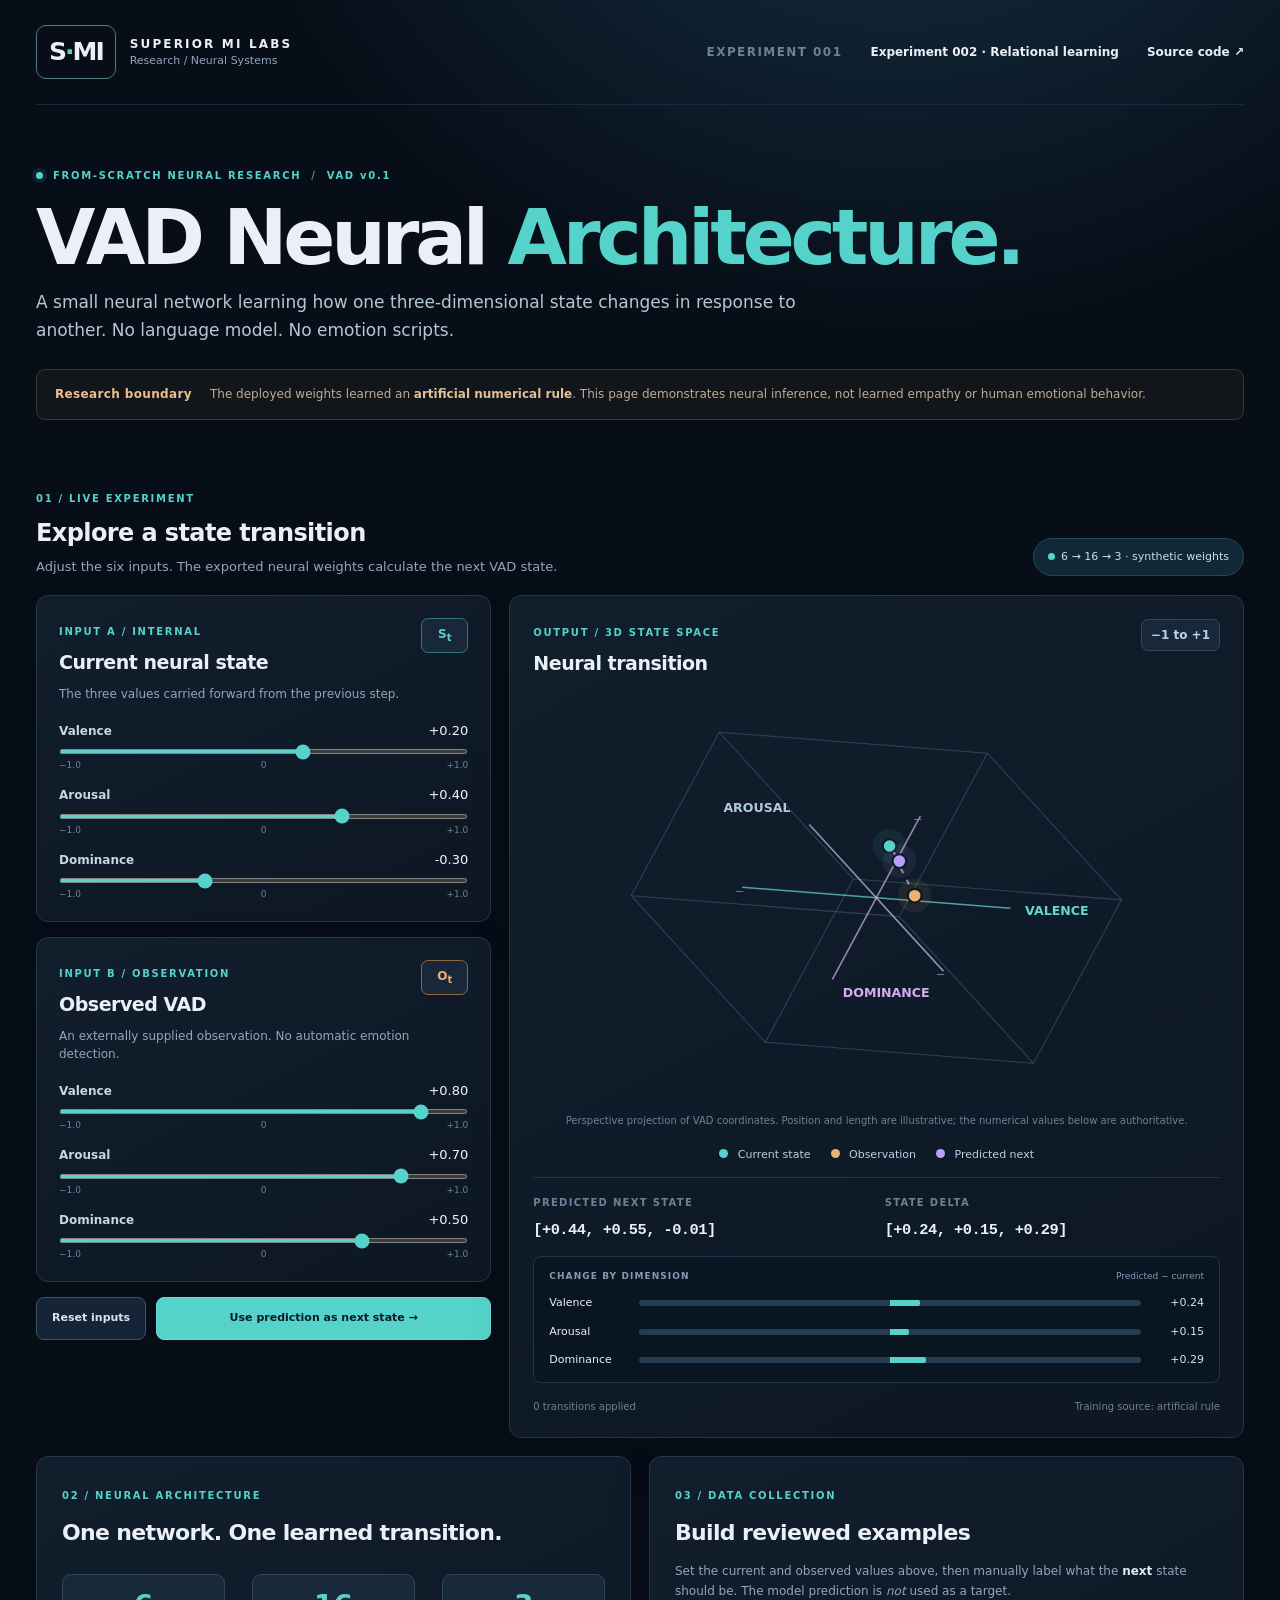
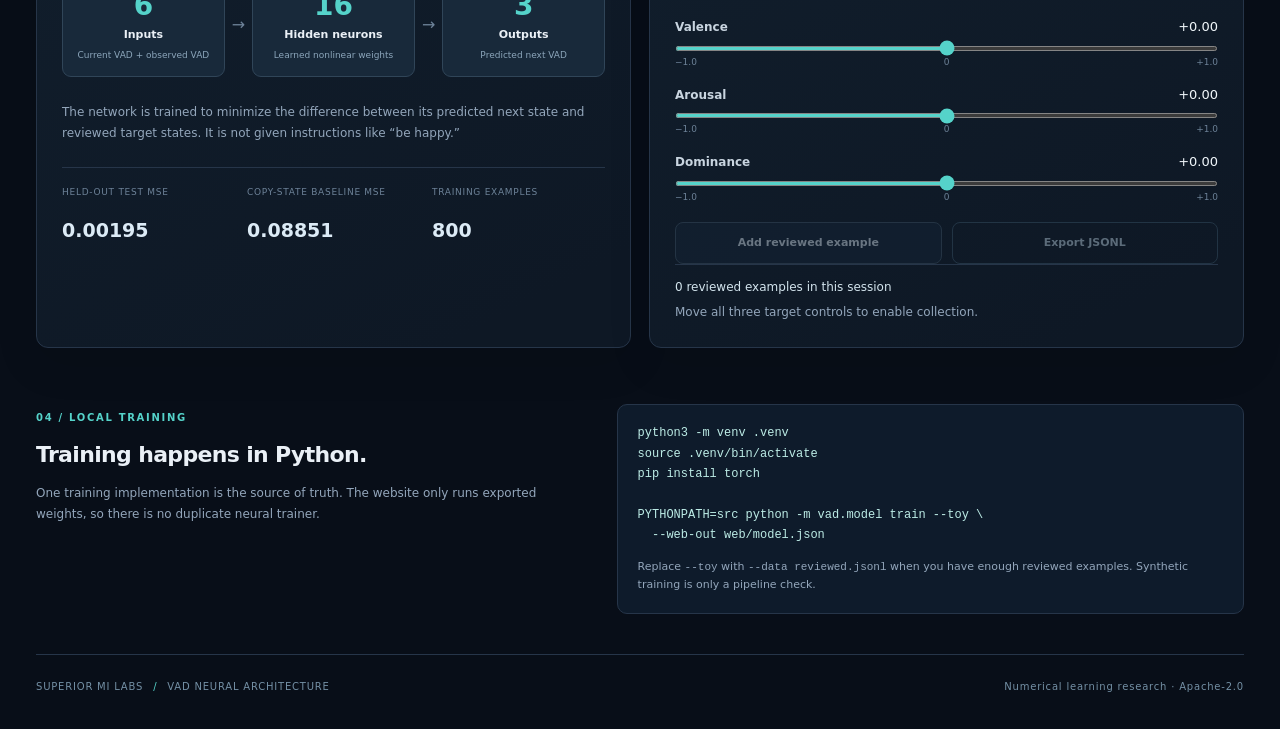
<file: web/index.html>
<!doctype html>
<html lang="en">
<head>
  <meta charset="utf-8">
  <meta name="viewport" content="width=device-width,initial-scale=1">
  <meta name="color-scheme" content="dark">
  <meta name="description" content="Superior MI VAD Neural Architecture: a small, scratch-trained numerical neural experiment you can inspect.">
  <title>VAD Neural Architecture | Superior MI Labs</title>
  <link rel="stylesheet" href="./styles.css">
  <script type="module" src="./app.mjs"></script>
</head>
<body>
<div class="site">
  <header class="topbar">
    <a class="brand" href="https://github.com/Superior-MI-Labs" target="_blank" rel="noopener noreferrer">
      <span class="brand-mark">S<span>·</span>MI</span>
      <span class="brand-copy"><strong>SUPERIOR MI LABS</strong><small>Research / Neural Systems</small></span>
    </a>
    <nav aria-label="Site navigation">
      <span class="nav-label">EXPERIMENT 001</span>
      <a href="./relational/">Experiment 002 · Relational learning</a>
      <a href="https://github.com/Superior-MI-Labs/Superior-MI-Affective-Conditioning" target="_blank" rel="noopener noreferrer">Source code <span aria-hidden="true">↗</span></a>
    </nav>
  </header>

  <main>
    <section class="hero">
      <div class="eyebrow"><span class="pulse"></span> FROM-SCRATCH NEURAL RESEARCH <span class="divider-pip">/</span> VAD v0.1</div>
      <h1>VAD Neural <em>Architecture.</em></h1>
      <p class="hero-lead">A small neural network learning how one three-dimensional state changes in response to another. No language model. No emotion scripts.</p>
      <div class="research-note"><strong>Research boundary</strong><span>The deployed weights learned an <b>artificial numerical rule</b>. This page demonstrates neural inference, not learned empathy or human emotional behavior.</span></div>
    </section>

    <section class="lab-head" aria-label="Experiment overview">
      <div><span class="section-id">01 / LIVE EXPERIMENT</span><h2>Explore a state transition</h2><p>Adjust the six inputs. The exported neural weights calculate the next VAD state.</p></div>
      <div class="model-chip"><span class="chip-dot"></span><span id="model-status" role="status">Loading neural weights…</span></div>
    </section>

    <section class="workbench">
      <div class="controls">
        <div class="panel controls-panel">
          <div class="panel-title"><div><span class="section-id">INPUT A / INTERNAL</span><h3>Current neural state</h3></div><span class="mini-pill teal">S<sub>t</sub></span></div>
          <p class="panel-desc">The three values carried forward from the previous step.</p>
          <div id="current-controls" class="slider-stack"></div>
        </div>
        <div class="panel controls-panel">
          <div class="panel-title"><div><span class="section-id">INPUT B / OBSERVATION</span><h3>Observed VAD</h3></div><span class="mini-pill amber">O<sub>t</sub></span></div>
          <p class="panel-desc">An externally supplied observation. No automatic emotion detection.</p>
          <div id="observed-controls" class="slider-stack"></div>
        </div>
        <div class="control-actions">
          <button class="button button-outline" type="button" id="reset">Reset inputs</button>
          <button class="button button-main" type="button" id="advance" disabled>Use prediction as next state <span aria-hidden="true">→</span></button>
        </div>
      </div>

      <div class="panel visualization-panel">
        <div class="panel-title"><div><span class="section-id">OUTPUT / 3D STATE SPACE</span><h3>Neural transition</h3></div><span class="mini-pill">−1 to +1</span></div>
        <div class="coordinate-wrap">
          <svg id="vad-space" viewBox="0 0 640 420" role="img" aria-label="Projection of a three-dimensional VAD cube showing the current, observed and predicted points"></svg>
          <div class="chart-caption">Perspective projection of VAD coordinates. Position and length are illustrative; the numerical values below are authoritative.</div>
        </div>
        <div class="legend" aria-label="Graph legend">
          <span><i class="key current-key"></i> Current state</span>
          <span><i class="key observed-key"></i> Observation</span>
          <span><i class="key predicted-key"></i> Predicted next</span>
        </div>
        <div class="result-line">
          <div><span class="result-label">PREDICTED NEXT STATE</span><output id="next-vector">—</output></div>
          <div><span class="result-label">STATE DELTA</span><output id="delta-vector">—</output></div>
        </div>
        <div class="delta-card"><div class="delta-head"><span>CHANGE BY DIMENSION</span><span>Predicted − current</span></div><div id="delta-bars"></div></div>
        <div class="transition-footer"><span id="transition-count">0 transitions applied</span><span id="source-note">Training source: —</span></div>
      </div>
    </section>

    <section class="lower-grid">
      <article class="panel learning-panel">
        <span class="section-id">02 / NEURAL ARCHITECTURE</span>
        <h2>One network. One learned transition.</h2>
        <div class="network-steps" aria-label="Network architecture">
          <div class="network-step"><span>6</span><strong>Inputs</strong><small>Current VAD + observed VAD</small></div>
          <div class="network-arrow">→</div>
          <div class="network-step"><span>16</span><strong>Hidden neurons</strong><small>Learned nonlinear weights</small></div>
          <div class="network-arrow">→</div>
          <div class="network-step"><span>3</span><strong>Outputs</strong><small>Predicted next VAD</small></div>
        </div>
        <p>The network is trained to minimize the difference between its predicted next state and reviewed target states. It is not given instructions like “be happy.”</p>
        <div class="metric-row">
          <div><span>HELD-OUT TEST MSE</span><strong id="metric-mse">—</strong></div>
          <div><span>COPY-STATE BASELINE MSE</span><strong id="metric-baseline">—</strong></div>
          <div><span>TRAINING EXAMPLES</span><strong id="metric-count">—</strong></div>
        </div>
      </article>

      <article class="panel dataset-panel">
        <span class="section-id">03 / DATA COLLECTION</span>
        <h2>Build reviewed examples</h2>
        <p>Set the current and observed values above, then manually label what the <strong>next</strong> state should be. The model prediction is <em>not</em> used as a target.</p>
        <div id="target-controls" class="slider-stack compact"></div>
        <div class="dataset-actions">
          <button id="add-example" class="button button-outline" type="button" disabled>Add reviewed example</button>
          <button id="export-data" class="button button-quiet" type="button" disabled>Export JSONL</button>
        </div>
        <p class="dataset-info"><span id="example-count">0 examples in this session</span><span id="dataset-status" role="status">Move all three target controls to enable collection.</span></p>
      </article>
    </section>

    <section class="method-section">
      <div><span class="section-id">04 / LOCAL TRAINING</span><h2>Training happens in Python.</h2><p>One training implementation is the source of truth. The website only runs exported weights, so there is no duplicate neural trainer.</p></div>
      <div class="code-panel"><pre><code>python3 -m venv .venv
source .venv/bin/activate
pip install torch

PYTHONPATH=src python -m vad.model train --toy \
  --web-out web/model.json</code></pre><p>Replace <code>--toy</code> with <code>--data reviewed.jsonl</code> when you have enough reviewed examples. Synthetic training is only a pipeline check.</p></div>
    </section>
  </main>
  <footer><span>SUPERIOR MI LABS <span class="footer-divider">/</span> VAD NEURAL ARCHITECTURE</span><span>Numerical learning research · Apache-2.0</span></footer>
</div>
</body>
</html>
</file>
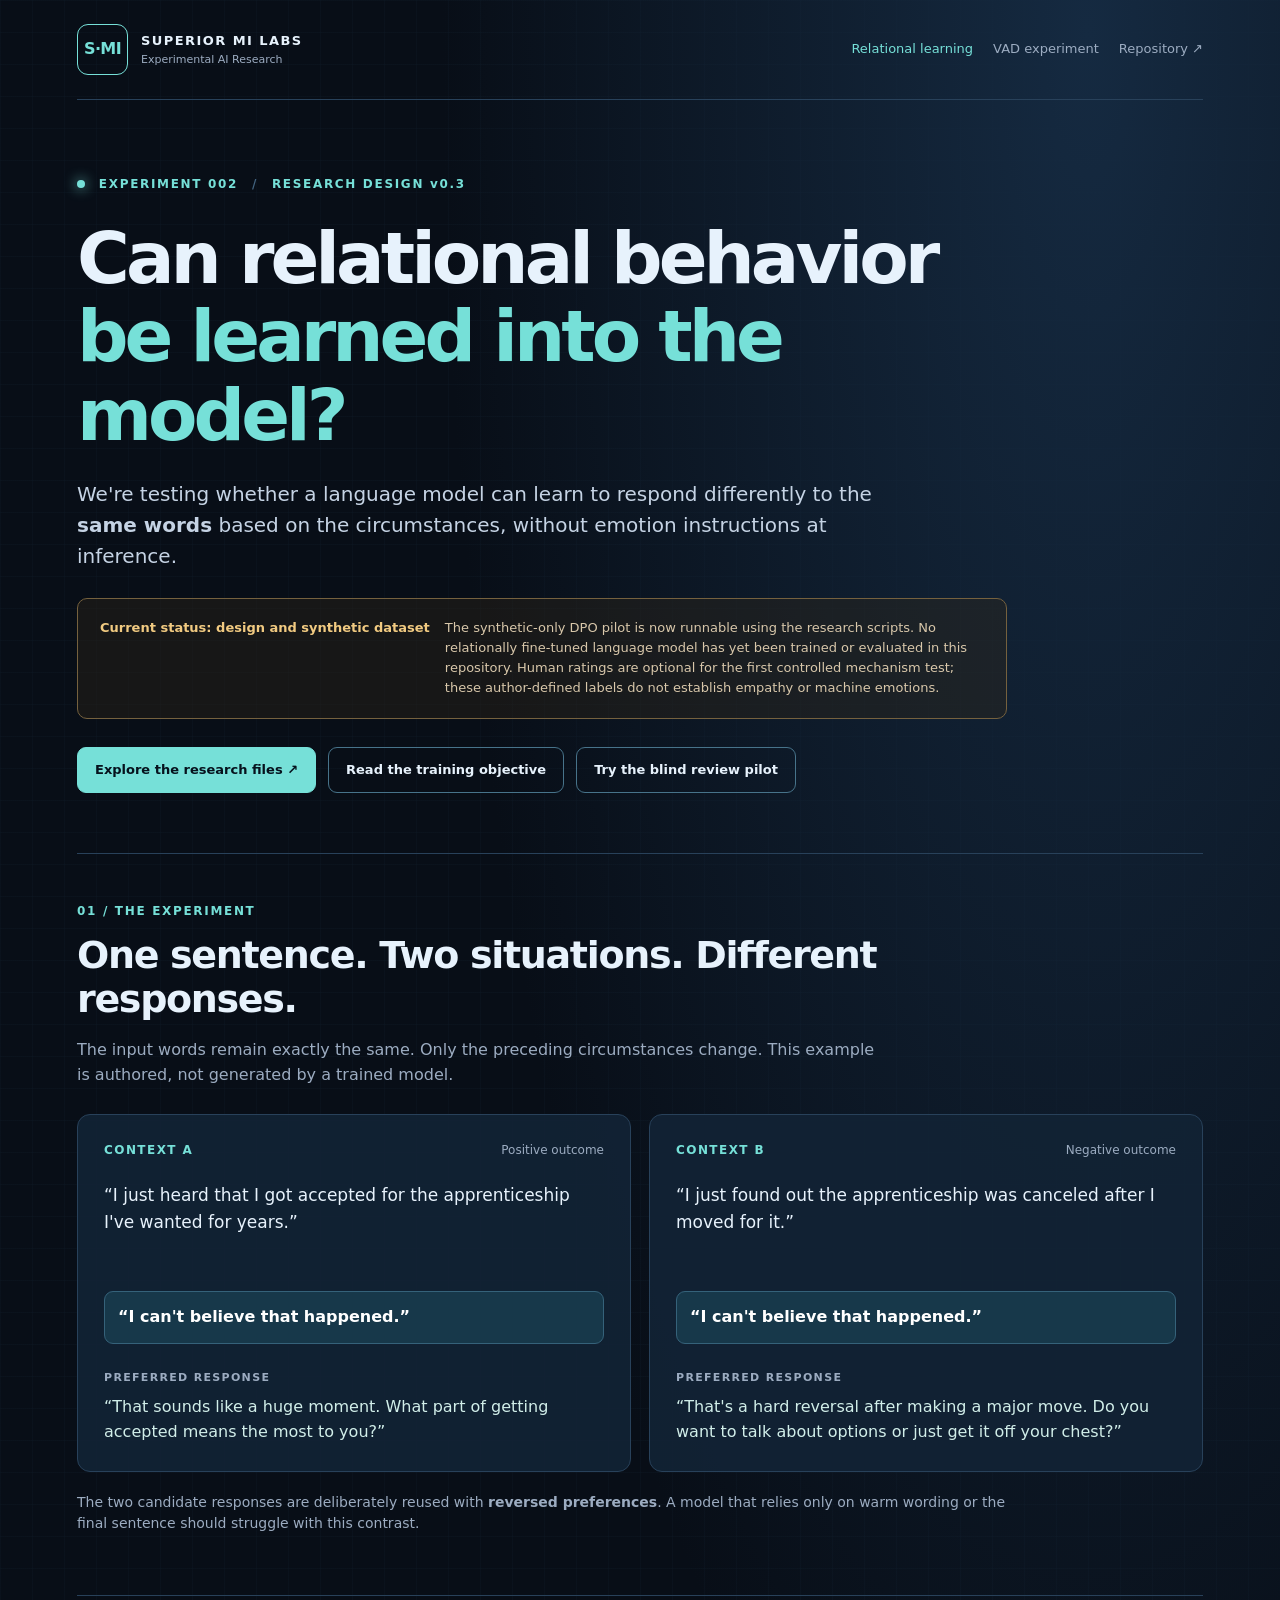
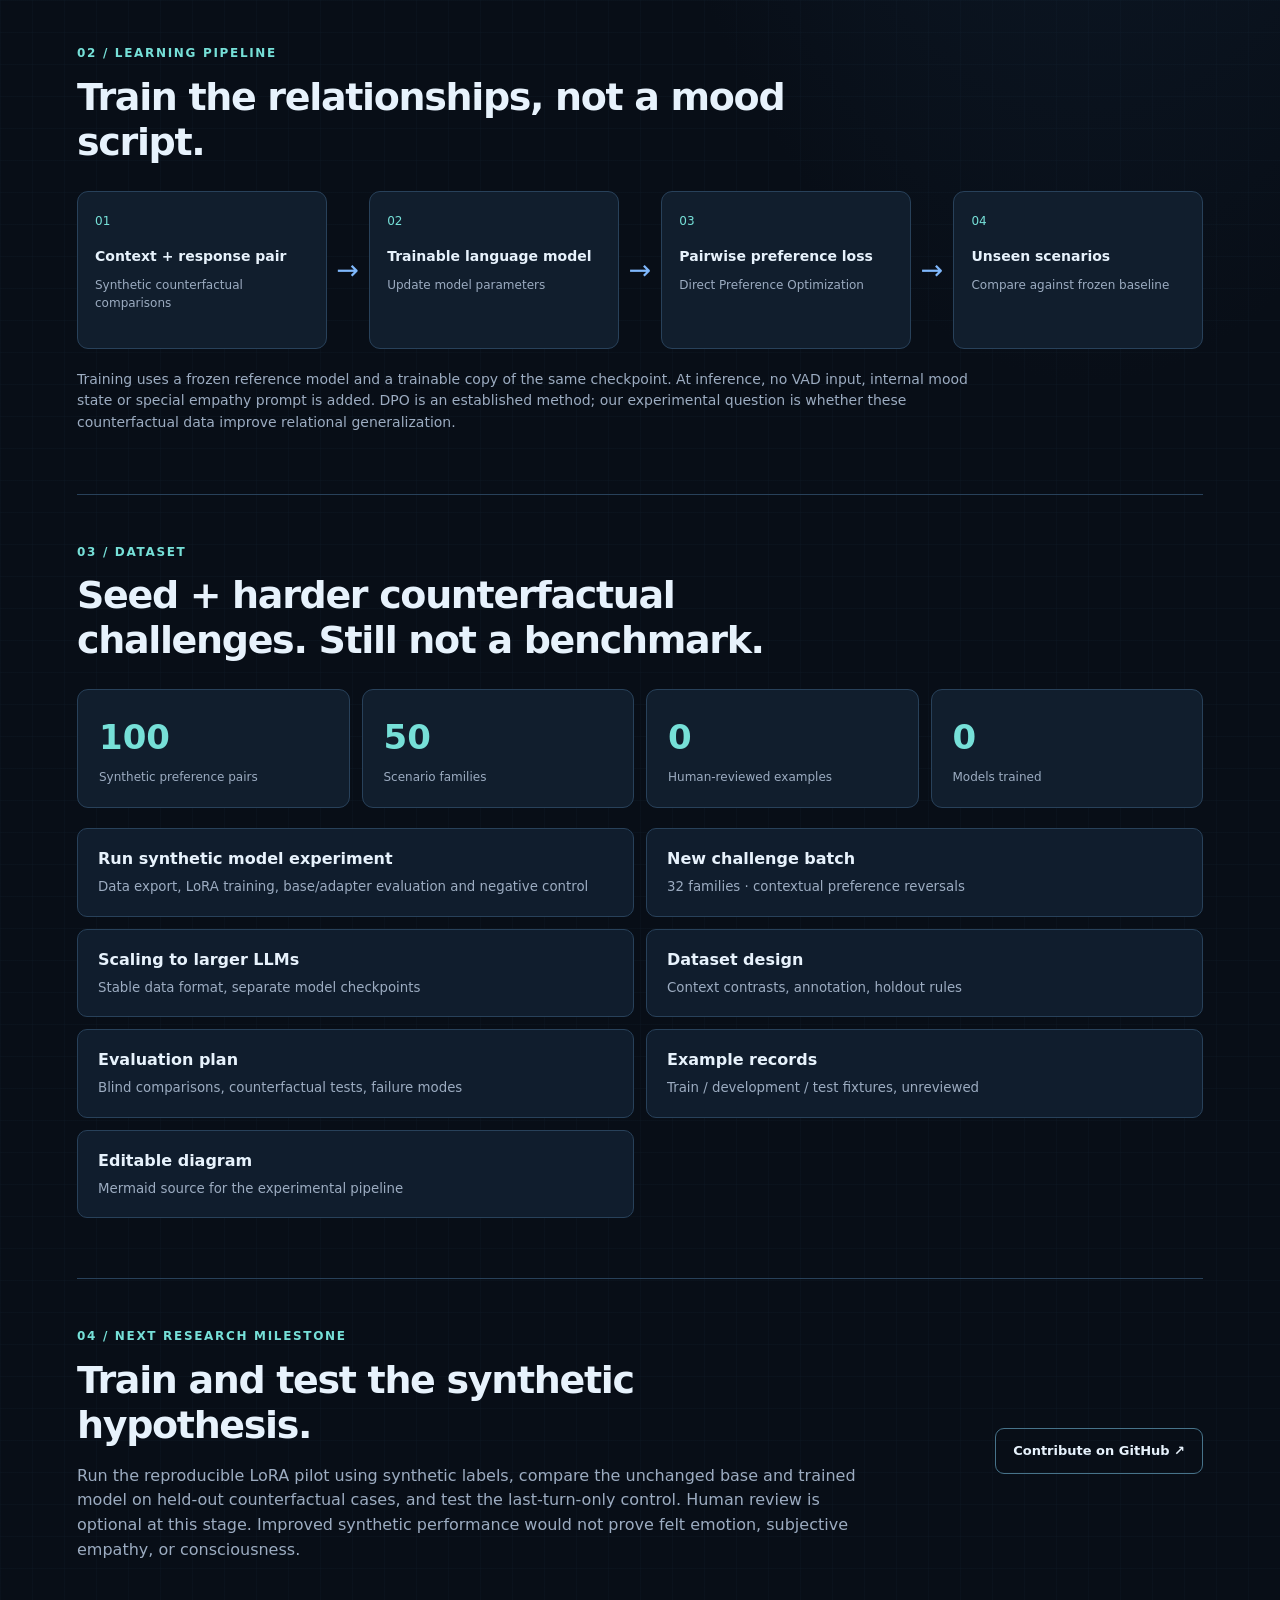
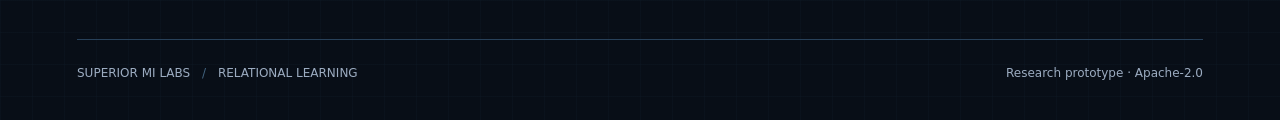
<file: web/relational/index.html>
<!doctype html>
<html lang="en">
<head>
  <meta charset="utf-8">
  <meta name="viewport" content="width=device-width,initial-scale=1">
  <meta name="color-scheme" content="dark">
  <meta name="description" content="Superior MI Labs Experiment 002: studying context-sensitive relational learning in the weights of a language model, without mood prompts or VAD controls.">
  <title>Relational Learning | Superior MI Labs</title>
  <link rel="stylesheet" href="./styles.css">
</head>
<body>
  <div class="shell">
    <header class="topbar">
      <a class="brand" href="../"><span class="mark">S·MI</span><span><strong>SUPERIOR MI LABS</strong><small>Experimental AI Research</small></span></a>
      <nav aria-label="Site navigation">
        <a class="active" href="./" aria-current="page">Relational learning</a>
        <a href="../">VAD experiment</a>
        <a href="https://github.com/Superior-MI-Labs/Superior-MI-Affective-Conditioning/tree/main/experiments/relational-learning">Repository ↗</a>
      </nav>
    </header>
    <main>
      <section class="hero">
        <div class="eyebrow"><span class="dot"></span> EXPERIMENT 002 <span class="slash">/</span> RESEARCH DESIGN v0.3</div>
        <h1>Can relational behavior<br><em>be learned into the model?</em></h1>
        <p class="lead">We're testing whether a language model can learn to respond differently to the <strong>same words</strong> based on the circumstances, without emotion instructions at inference.</p>
        <div class="status"><strong>Current status: design and synthetic dataset</strong><span>The synthetic-only DPO pilot is now runnable using the research scripts. No relationally fine-tuned language model has yet been trained or evaluated in this repository. Human ratings are optional for the first controlled mechanism test; these author-defined labels do not establish empathy or machine emotions.</span></div>
        <div class="actions">
          <a class="button primary" href="https://github.com/Superior-MI-Labs/Superior-MI-Affective-Conditioning/tree/main/experiments/relational-learning">Explore the research files ↗</a>
          <a class="button" href="https://github.com/Superior-MI-Labs/Superior-MI-Affective-Conditioning/blob/main/experiments/relational-learning/OBJECTIVE.md">Read the training objective</a>
          <a class="button" href="./review.html">Try the blind review pilot</a>
        </div>
      </section>
      <section aria-labelledby="experiment-heading" class="section">
        <div class="section-head"><span class="section-num">01 / THE EXPERIMENT</span><h2 id="experiment-heading">One sentence. Two situations. Different responses.</h2><p>The input words remain exactly the same. Only the preceding circumstances change. This example is authored, not generated by a trained model.</p></div>
        <div class="comparison">
          <article class="case">
            <div class="case-name">CONTEXT A <span>Positive outcome</span></div>
            <p class="context">“I just heard that I got accepted for the apprenticeship I've wanted for years.”</p>
            <div class="final-message">“I can't believe that happened.”</div>
            <p class="response-label">PREFERRED RESPONSE</p>
            <p class="answer">“That sounds like a huge moment. What part of getting accepted means the most to you?”</p>
          </article>
          <article class="case">
            <div class="case-name">CONTEXT B <span>Negative outcome</span></div>
            <p class="context">“I just found out the apprenticeship was canceled after I moved for it.”</p>
            <div class="final-message">“I can't believe that happened.”</div>
            <p class="response-label">PREFERRED RESPONSE</p>
            <p class="answer">“That's a hard reversal after making a major move. Do you want to talk about options or just get it off your chest?”</p>
          </article>
        </div>
        <p class="aside">The two candidate responses are deliberately reused with <strong>reversed preferences</strong>. A model that relies only on warm wording or the final sentence should struggle with this contrast.</p>
      </section>
      <section class="section" aria-labelledby="pipeline-heading">
        <div class="section-head"><span class="section-num">02 / LEARNING PIPELINE</span><h2 id="pipeline-heading">Train the relationships, not a mood script.</h2></div>
        <div class="pipeline" role="list" aria-label="Relational learning pipeline">
          <div class="step" role="listitem"><span class="step-index">01</span><strong>Context + response pair</strong><small>Synthetic counterfactual comparisons</small></div>
          <div class="arrow" aria-hidden="true">→</div>
          <div class="step" role="listitem"><span class="step-index">02</span><strong>Trainable language model</strong><small>Update model parameters</small></div>
          <div class="arrow" aria-hidden="true">→</div>
          <div class="step" role="listitem"><span class="step-index">03</span><strong>Pairwise preference loss</strong><small>Direct Preference Optimization</small></div>
          <div class="arrow" aria-hidden="true">→</div>
          <div class="step" role="listitem"><span class="step-index">04</span><strong>Unseen scenarios</strong><small>Compare against frozen baseline</small></div>
        </div>
        <p class="aside">Training uses a frozen reference model and a trainable copy of the same checkpoint. At inference, no VAD input, internal mood state or special empathy prompt is added. DPO is an established method; our experimental question is whether these counterfactual data improve relational generalization.</p>
      </section>
      <section class="section" aria-labelledby="dataset-heading">
        <div class="section-head"><span class="section-num">03 / DATASET</span><h2 id="dataset-heading">Seed + harder counterfactual challenges. Still not a benchmark.</h2></div>
        <div class="metrics">
          <div><strong>100</strong><span>Synthetic preference pairs</span></div>
          <div><strong>50</strong><span>Scenario families</span></div>
          <div><strong>0</strong><span>Human-reviewed examples</span></div>
          <div><strong>0</strong><span>Models trained</span></div>
        </div>
        <div class="resources">
          <a href="https://github.com/Superior-MI-Labs/Superior-MI-Affective-Conditioning/blob/main/experiments/relational-learning/SYNTHETIC_PROTOCOL.md"><span>Run synthetic model experiment</span><small>Data export, LoRA training, base/adapter evaluation and negative control</small></a>
          <a href="https://github.com/Superior-MI-Labs/Superior-MI-Affective-Conditioning/blob/main/experiments/relational-learning/CHALLENGES.md"><span>New challenge batch</span><small>32 families · contextual preference reversals</small></a>
          <a href="https://github.com/Superior-MI-Labs/Superior-MI-Affective-Conditioning/blob/main/experiments/relational-learning/SCALING.md"><span>Scaling to larger LLMs</span><small>Stable data format, separate model checkpoints</small></a>
          <a href="https://github.com/Superior-MI-Labs/Superior-MI-Affective-Conditioning/blob/main/experiments/relational-learning/DATASET.md"><span>Dataset design</span><small>Context contrasts, annotation, holdout rules</small></a>
          <a href="https://github.com/Superior-MI-Labs/Superior-MI-Affective-Conditioning/blob/main/experiments/relational-learning/EVALUATION.md"><span>Evaluation plan</span><small>Blind comparisons, counterfactual tests, failure modes</small></a>
          <a href="https://github.com/Superior-MI-Labs/Superior-MI-Affective-Conditioning/tree/main/experiments/relational-learning/data"><span>Example records</span><small>Train / development / test fixtures, unreviewed</small></a>
          <a href="https://github.com/Superior-MI-Labs/Superior-MI-Affective-Conditioning/blob/main/experiments/relational-learning/diagrams/training_path.mmd"><span>Editable diagram</span><small>Mermaid source for the experimental pipeline</small></a>
        </div>
      </section>
      <section class="section next" aria-labelledby="next-heading">
        <div><span class="section-num">04 / NEXT RESEARCH MILESTONE</span><h2 id="next-heading">Train and test the synthetic hypothesis.</h2><p>Run the reproducible LoRA pilot using synthetic labels, compare the unchanged base and trained model on held-out counterfactual cases, and test the last-turn-only control. Human review is optional at this stage. Improved synthetic performance would not prove felt emotion, subjective empathy, or consciousness.</p></div>
        <a class="button" href="https://github.com/Superior-MI-Labs/Superior-MI-Affective-Conditioning">Contribute on GitHub ↗</a>
      </section>
    </main>
    <footer><span>SUPERIOR MI LABS <span class="slash">/</span> RELATIONAL LEARNING</span><span>Research prototype · Apache-2.0</span></footer>
  </div>
</body>
</html>
</file>
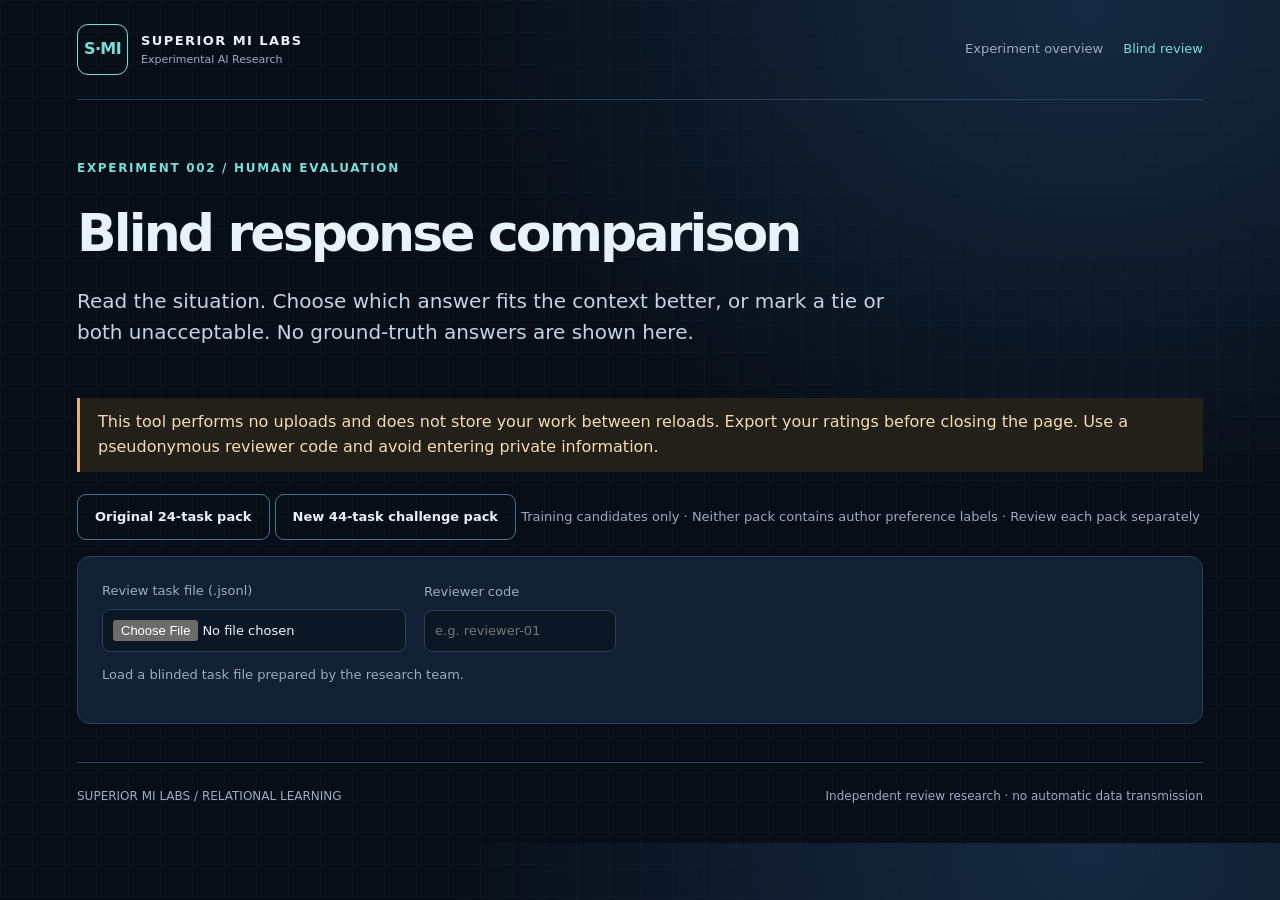
<file: web/relational/review.html>
<!doctype html>
<html lang="en">
<head>
  <meta charset="utf-8">
  <meta name="viewport" content="width=device-width,initial-scale=1">
  <meta name="color-scheme" content="dark">
  <title>Blind Preference Review | Superior MI Labs</title>
  <link rel="stylesheet" href="./styles.css">
  <style>
    .review-head{padding:55px 0 30px;max-width:820px}.review-head h1{font-size:clamp(30px,5vw,52px)}
    .review-wrap{border:1px solid var(--line);border-radius:13px;background:#112033;padding:24px;margin:0 0 38px}
    .review-inputs{display:flex;flex-wrap:wrap;gap:18px;align-items:end}.review-inputs label{display:grid;gap:8px;font-size:13px;color:var(--muted)}
    .review-inputs input{color:var(--ink);font:inherit;padding:10px;border:1px solid var(--line);border-radius:8px;background:#0b1725;max-width:100%}
    .review-row{display:grid;grid-template-columns:1fr 1fr;gap:15px;margin:17px 0}.option{padding:18px;border:1px solid var(--line);border-radius:9px;min-height:100px;cursor:pointer;background:#15283a}.option:hover{border-color:var(--accent)}.option input{margin-right:8px}.option span{white-space:pre-wrap}
    .history{padding:16px;background:#0b1725;border:1px solid var(--line);border-radius:9px}.history p{margin:7px 0;white-space:pre-wrap}.history strong{color:var(--accent)}
    fieldset{border:0;padding:0;margin:22px 0 0}legend{font-weight:700;margin-bottom:12px}.alt{display:flex;flex-wrap:wrap;gap:18px;color:var(--ink);font-size:14px;margin:18px 0}.alt label{display:flex;gap:8px;align-items:center}
    textarea{display:block;width:100%;min-height:70px;background:#0b1725;border:1px solid var(--line);border-radius:8px;color:var(--ink);padding:10px;font:inherit}
    button{cursor:pointer}.review-controls{display:flex;flex-wrap:wrap;gap:12px;align-items:center;margin-top:18px}.review-controls button{font:inherit}.review-controls button:disabled{opacity:.4;cursor:default}
    .review-meta{color:var(--muted);font-size:13px}.review-warning{border-left:3px solid #dfb374;padding:12px 18px;background:#2b241ac9;color:#f3dbaf;margin-bottom:22px}
    @media(max-width:700px){.review-row{grid-template-columns:1fr}.review-wrap{padding:15px}}
  </style>
  <script type="module" src="./review.mjs"></script>
</head>
<body>
  <div class="shell">
    <header class="topbar">
      <a href="./" class="brand"><span class="mark">S·MI</span><span><strong>SUPERIOR MI LABS</strong><small>Experimental AI Research</small></span></a>
      <nav aria-label="Site navigation"><a href="./">Experiment overview</a><a class="active" href="./review.html" aria-current="page">Blind review</a></nav>
    </header>
    <main>
      <section class="review-head"><span class="eyebrow">EXPERIMENT 002 / HUMAN EVALUATION</span><h1>Blind response comparison</h1><p class="lead">Read the situation. Choose which answer fits the context better, or mark a tie or both unacceptable. No ground-truth answers are shown here.</p></section>
      <div class="review-warning">This tool performs no uploads and does not store your work between reloads. Export your ratings before closing the page. Use a pseudonymous reviewer code and avoid entering private information.</div>
      <p><a class="button" href="./train_tasks.jsonl" download>Original 24-task pack</a> <a class="button" href="./challenge_tasks.jsonl" download>New 44-task challenge pack</a> <span class="review-meta">Training candidates only · Neither pack contains author preference labels · Review each pack separately</span></p>
      <section class="review-wrap">
        <div class="review-inputs">
          <label>Review task file (.jsonl)<input type="file" id="task-file" accept=".jsonl,text/plain"></label>
          <label>Reviewer code<input type="text" id="reviewer-id" maxlength="64" placeholder="e.g. reviewer-01" autocomplete="off"></label>
        </div>
        <p class="review-meta" id="status" role="status">Load a blinded task file prepared by the research team.</p>
        <div id="task-view" hidden>
          <p class="section-num" id="counter"></p>
          <div class="history" id="history" aria-label="Conversation history"></div>
          <fieldset>
            <legend>Which response better fits this situation?</legend>
            <div class="review-row">
              <label class="option"><input type="radio" name="judgment" value="A"><strong>Response A</strong><p id="response-a"></p></label>
              <label class="option"><input type="radio" name="judgment" value="B"><strong>Response B</strong><p id="response-b"></p></label>
            </div>
            <div class="alt">
              <label><input type="radio" name="judgment" value="tie"> Tie (equally acceptable)</label>
              <label><input type="radio" name="judgment" value="both_unacceptable"> Both unacceptable</label>
            </div>
            <label for="notes">Optional explanation or concern</label>
            <textarea id="notes" maxlength="1200" placeholder="Why? Is anything factually wrong or too agreeable?"></textarea>
          </fieldset>
          <div class="review-controls">
            <button class="button" type="button" id="previous">Previous</button>
            <button class="button primary" type="button" id="save-next">Save judgment &amp; next</button>
            <button class="button" type="button" id="export">Export ratings JSONL</button>
          </div>
        </div>
      </section>
    </main>
    <footer><span>SUPERIOR MI LABS / RELATIONAL LEARNING</span><span>Independent review research · no automatic data transmission</span></footer>
  </div>
</body>
</html>
</file>
<file: web/styles.css>
:root{color-scheme:dark;--bg:#080e18;--panel:#101b29;--panel2:#142233;--stroke:#263549;--text:#eaf0f6;--muted:#93a6bb;--soft:#6d8298;--teal:#55d3ca;--amber:#ebb16f;--purple:#b8a0fe;--cyan:#98e9f7;font-family:Inter,ui-sans-serif,system-ui,-apple-system,BlinkMacSystemFont,"Segoe UI",sans-serif;-webkit-font-smoothing:antialiased}
*{box-sizing:border-box}body{margin:0;background:radial-gradient(ellipse 65% 30% at 70% -10%,#153348 0,transparent 80%),var(--bg);color:var(--text);line-height:1.5}button,input{font:inherit}button{cursor:pointer}button:disabled{cursor:not-allowed;opacity:.45}a{color:inherit;text-decoration:none}a:hover{color:var(--teal)}.site{max-width:1280px;margin:auto;padding:0 36px}.topbar{display:flex;align-items:center;justify-content:space-between;padding:25px 0;border-bottom:1px solid #1b2a3a}.brand{display:flex;align-items:center;gap:14px}.brand-mark{font-weight:800;font-size:25px;letter-spacing:-.08em;border:1px solid #4f7b82;border-radius:10px;padding:7px 12px;color:var(--text)}.brand-mark span{color:var(--teal)}.brand-copy{display:flex;flex-direction:column}.brand-copy strong{font-size:12px;letter-spacing:.18em}.brand-copy small{font-size:11px;color:var(--muted)}.topbar nav{display:flex;gap:28px;align-items:center;font-size:12px;font-weight:650}.nav-label{color:var(--soft);letter-spacing:.12em}.topbar a:focus-visible,.button:focus-visible,input:focus-visible{outline:2px solid var(--teal);outline-offset:4px}
.hero{padding:63px 0 35px}.eyebrow,.section-id{font-size:10px;font-weight:750;letter-spacing:.17em;color:var(--teal)}.eyebrow{display:flex;align-items:center;gap:10px}.pulse{width:7px;height:7px;background:var(--teal);border-radius:50%;box-shadow:0 0 0 4px #55d3ca1c}.divider-pip{color:#688698}.hero h1{margin:15px 0 10px;font-size:clamp(2.7rem,6vw,5rem);font-weight:760;letter-spacing:-.055em;line-height:1.05}.hero h1 em{font-style:normal;color:var(--teal)}.hero-lead{font-size:17px;max-width:760px;color:#b5c6d6;line-height:1.65;margin:0 0 25px}.research-note{display:flex;gap:18px;align-items:flex-start;padding:14px 18px;border:1px solid #7a5d3e71;border-radius:9px;background:#5a422b22;color:#c0ac93;font-size:12px;line-height:1.7}.research-note strong{white-space:nowrap;color:#ecc18b;letter-spacing:.03em}.research-note b{color:#e2c099}
.lab-head{display:flex;gap:20px;align-items:flex-end;justify-content:space-between;margin:30px 0 19px}.lab-head h2{font-size:24px;letter-spacing:-.025em;margin:6px 0}.lab-head p{color:var(--muted);font-size:13px;margin:0}.model-chip{padding:10px 14px;background:#122836;border:1px solid #244b55;color:#c1e2e7;font-size:11px;border-radius:20px;white-space:nowrap}.chip-dot{display:inline-block;width:7px;height:7px;background:#55d3ca;border-radius:50%;margin-right:6px}.panel{background:linear-gradient(153deg,#111e2c,#0e1825 88%);border:1px solid var(--stroke);border-radius:12px;min-width:0;box-shadow:0 15px 44px #0000001a}.workbench{display:grid;grid-template-columns:minmax(310px,.88fr) minmax(0,1.42fr);gap:18px}.controls{display:grid;gap:15px;align-content:start}.controls-panel{padding:22px}.panel-title{display:flex;align-items:flex-start;justify-content:space-between;gap:20px}.panel-title h3{font-size:19px;letter-spacing:-.025em;margin:6px 0 0}.panel-desc{font-size:12px;color:var(--muted);margin:8px 0 18px}.mini-pill{border:1px solid #33485c;background:#182739;border-radius:7px;color:#bed1e2;min-width:47px;text-align:center;font-size:12px;padding:6px 9px;font-weight:700}.mini-pill.teal{border-color:#307875;color:var(--teal)}.mini-pill.amber{border-color:#90663f;color:var(--amber)}.slider-stack{display:grid;gap:15px}.slider-row label{display:flex;justify-content:space-between;align-items:baseline;margin-bottom:7px;gap:12px}.slider-row label span{font-size:12px;color:#c9d5e0;font-weight:600}.slider-row label output{font-size:13px;color:#f0f6fa;font-variant-numeric:tabular-nums}.slider-row input{display:block;width:100%;height:5px;margin:9px 0 7px;accent-color:var(--teal);cursor:pointer}.slider-row .scale{display:flex;justify-content:space-between;color:var(--soft);font-size:9px;line-height:1}.compact .slider-row{margin-bottom:3px}.control-actions{display:flex;gap:10px}.button{border:1px solid #3e5366;border-radius:8px;padding:12px 15px;font-size:11px;font-weight:800;transition:background .15s,border-color .15s}.button-outline{background:#152537;color:#d7e5f0}.button-outline:hover:not(:disabled){background:#1b3547;border-color:#6b9cac}.button-main{background:var(--teal);color:#071c23;border-color:#66d9d0;flex:1}.button-main:hover:not(:disabled){background:#9cefe7}.button-quiet{background:transparent;color:#b9d0df;border-color:#3a5569}.button-quiet:hover:not(:disabled){background:#1b3042}
.visualization-panel{padding:23px;display:flex;flex-direction:column}.coordinate-wrap{margin:5px 0 0;min-height:0;flex:1}.coordinate-wrap svg{display:block;width:100%;height:auto;max-height:440px}.chart-caption{color:var(--soft);font-size:10px;text-align:center;margin-top:-10px}.legend{display:flex;flex-wrap:wrap;align-items:center;justify-content:center;gap:20px;padding:19px 0 14px;font-size:11px;color:#bdcfe0}.key{display:inline-block;width:9px;height:9px;border-radius:50%;margin-right:6px}.current-key{background:var(--teal)}.observed-key{background:var(--amber)}.predicted-key{background:var(--purple)}.result-line{border-top:1px solid var(--stroke);padding:17px 0 14px;display:grid;grid-template-columns:1fr 1fr;gap:16px}.result-line>div{min-width:0}.result-label{display:block;color:var(--soft);font-size:10px;font-weight:800;letter-spacing:.13em;margin-bottom:7px}.result-line output{font:600 clamp(12px,1.2vw,16px)/1.4 ui-monospace,SFMono-Regular,Consolas,monospace;letter-spacing:-.035em;color:var(--text);white-space:nowrap}.delta-card{padding:13px 15px;background:#0a1522;border:1px solid #203449;border-radius:8px}.delta-head{display:flex;justify-content:space-between;gap:8px;font-size:9px;letter-spacing:.12em;color:#859ab0;font-weight:700}.delta-head span:last-child{font-weight:500;letter-spacing:0}.delta-row{display:grid;grid-template-columns:80px 1fr 53px;align-items:center;gap:10px;margin-top:12px;font-size:11px}.delta-track{height:6px;border-radius:5px;position:relative;background:#263c4f;overflow:hidden}.delta-zero{position:absolute;left:50%;top:0;bottom:0;width:1px;background:#d0dce4}.delta-fill{position:absolute;top:0;bottom:0;background:#8ddbd6;border-radius:2px}.delta-value{text-align:right;font-variant-numeric:tabular-nums;color:#d5e1eb}.transition-footer{display:flex;justify-content:space-between;gap:10px;font-size:10px;color:var(--soft);margin-top:16px}
.lower-grid{display:grid;grid-template-columns:1fr 1fr;gap:18px;margin-top:18px}.lower-grid>.panel{padding:25px}.lower-grid h2,.method-section h2{font-size:22px;letter-spacing:-.03em;margin:10px 0 12px}.lower-grid p,.method-section p{color:var(--muted);font-size:12px;line-height:1.7}.learning-panel>.network-steps{display:flex;align-items:center;gap:7px;margin:25px 0}.network-step{background:#18293a;border:1px solid #304558;border-radius:9px;text-align:center;flex:1;padding:14px 5px;min-width:0}.network-step>span{display:block;font-size:28px;color:var(--teal);font-weight:750;line-height:1.2}.network-step strong{display:block;font-size:11px;margin:5px 0}.network-step small{display:block;color:#8ca6bb;font-size:9px;line-height:1.5}.network-arrow{color:var(--soft);font-size:16px}.metric-row{display:grid;grid-template-columns:1fr 1fr 1fr;gap:12px;margin-top:24px;border-top:1px solid var(--stroke);padding-top:18px}.metric-row span{display:block;font-size:9px;letter-spacing:.08em;color:var(--soft);min-height:30px}.metric-row strong{display:block;font-size:19px;font-variant-numeric:tabular-nums;color:#dcebf6}.dataset-panel p{margin-top:0}.dataset-panel p strong{color:#dcebf6}.dataset-panel .slider-stack{margin:16px 0 17px}.dataset-actions{display:flex;gap:10px}.dataset-actions .button{flex:1}.dataset-info{display:grid;gap:4px;border-top:1px solid var(--stroke);padding-top:12px;margin-bottom:0!important}.dataset-info span:first-child{color:#d3e4ed}.method-section{display:grid;grid-template-columns:1fr 1.15fr;gap:35px;align-items:start;padding:40px 0;margin-top:16px}.code-panel{background:#0e1b2b;border:1px solid var(--stroke);border-radius:10px;padding:18px 20px;overflow:auto}.code-panel pre{margin:0;font-size:12px;line-height:1.7;color:#bcece6;overflow:auto}.code-panel p{margin:12px 0 0;font-size:11px}.code-panel code{font-family:ui-monospace,SFMono-Regular,Consolas,monospace}footer{display:flex;align-items:center;justify-content:space-between;gap:15px;padding:24px 0 36px;border-top:1px solid var(--stroke);color:#7490a5;font-size:10px;letter-spacing:.08em}.footer-divider{margin:0 6px;color:var(--teal)}
@media (max-width:1000px){.site{padding:0 22px}.workbench{grid-template-columns:1fr}.controls{grid-template-columns:1fr 1fr;align-items:stretch}.control-actions{grid-column:1/-1}.visualization-panel{min-height:680px}.coordinate-wrap svg{max-height:490px}.delta-card{margin-top:auto}.lower-grid{grid-template-columns:1fr 1fr}.model-chip{white-space:normal}}
@media (max-width:700px){.site{padding:0 16px}.brand-copy strong{font-size:10px}.topbar{padding:18px 0}.nav-label{display:none}.hero{padding:45px 0 26px}.hero h1{font-size:44px}.hero-lead{font-size:15px}.research-note{display:block}.research-note strong{display:block;margin-bottom:6px}.lab-head{display:block}.lab-head .model-chip{display:inline-block;margin-top:16px}.controls,.lower-grid,.method-section{grid-template-columns:1fr}.controls-panel{padding:19px}.control-actions{grid-column:auto}.visualization-panel{padding:16px;min-height:0}.coordinate-wrap svg{max-height:none}.result-line output{font-size:12px}.lower-grid>.panel{padding:20px}.method-section{gap:15px}.control-actions{flex-wrap:wrap}.control-actions .button{min-height:46px}.transition-footer{flex-wrap:wrap}.network-step small{font-size:8px}.metric-row strong{font-size:16px}footer{display:block;line-height:2}.topbar nav{gap:0}}
@media(prefers-reduced-motion:reduce){*,*:before,*:after{transition:none!important;animation:none!important}}
</file>
<file: web/relational/styles.css>
:root{color-scheme:dark;--bg:#080e17;--surface:#111e2d;--ink:#e7f2fc;--muted:#9cacc1;--line:#28415a;--accent:#76e0d8;--blue:#7fb8fc}*{box-sizing:border-box}html{scroll-behavior:smooth}body{margin:0;background:radial-gradient(ellipse at 85% 1%,#152a41 0%,transparent 42%),linear-gradient(90deg,#15273b29 1px,transparent 1px),linear-gradient(#15273b29 1px,transparent 1px),var(--bg);background-size:auto,32px 32px,32px 32px,auto;color:var(--ink);font-family:Inter,ui-sans-serif,system-ui,-apple-system,BlinkMacSystemFont,"Segoe UI",sans-serif;line-height:1.55}.shell{max-width:1190px;margin:auto;padding:0 32px}a{color:inherit}a:focus-visible{outline:3px solid var(--accent);outline-offset:4px}.topbar{display:flex;align-items:center;justify-content:space-between;gap:20px;border-bottom:1px solid var(--line);padding:24px 0}.brand{display:flex;align-items:center;gap:13px;text-decoration:none}.mark{width:51px;height:51px;display:grid;place-items:center;border:1px solid var(--accent);border-radius:11px;color:var(--accent);font-weight:800;letter-spacing:-.04em}.brand strong{display:block;letter-spacing:.11em;font-size:13px}.brand small{display:block;color:var(--muted);font-size:11px}nav{display:flex;flex-wrap:wrap;gap:20px}nav a{font-size:13px;color:var(--muted);text-decoration:none}nav a:hover,nav a.active{color:var(--accent)}.hero{padding:75px 0 60px;max-width:990px}.eyebrow,.section-num{font-size:12px;letter-spacing:.14em;font-weight:750;color:var(--accent)}.dot{display:inline-block;width:8px;height:8px;border-radius:100%;background:var(--accent);box-shadow:0 0 13px var(--accent);margin-right:8px}.slash{color:#42637f;margin:0 8px}h1{font-size:clamp(37px,6vw,72px);letter-spacing:-.055em;line-height:1.09;margin:25px 0;font-weight:740}h1 em{color:var(--accent);font-style:normal}h2{font-size:clamp(25px,3.6vw,38px);line-height:1.18;letter-spacing:-.035em;margin:10px 0 13px}.lead{max-width:810px;color:#c5d3e4;font-size:clamp(16px,2vw,20px)}.status{display:flex;gap:15px;align-items:baseline;max-width:930px;margin-top:26px;padding:19px 22px;border:1px solid #75613e;background:#3128185e;border-radius:10px}.status strong{color:#f1ca81;flex:none;font-size:13px}.status span{font-size:13px;color:#d8c7aa}.actions{display:flex;flex-wrap:wrap;gap:12px;margin-top:28px}.button{display:inline-flex;align-items:center;justify-content:center;border:1px solid #47738a;border-radius:9px;padding:12px 17px;text-decoration:none;font-weight:700;font-size:13px}.button:hover{background:#1c3648}.button.primary{background:var(--accent);color:#06121d;border-color:var(--accent)}.button.primary:hover{background:#b4fff6}.section{padding:44px 0 60px;border-top:1px solid var(--line)}.section-head{max-width:810px;margin-bottom:26px}.section-head p{color:var(--muted)}.comparison{display:grid;grid-template-columns:repeat(2,minmax(0,1fr));gap:18px}.case{border:1px solid var(--line);border-radius:13px;background:#122235f0;overflow:hidden;padding:26px;min-width:0}.case-name{display:flex;justify-content:space-between;gap:10px;color:var(--accent);font-size:12px;letter-spacing:.12em;font-weight:800}.case-name span{color:var(--muted);letter-spacing:normal;font-weight:500}.context{font-size:17px;min-height:86px;margin:23px 0}.final-message{border:1px solid #35627a;border-radius:9px;padding:13px;color:#fff;background:#17384a;font-weight:750}.response-label{margin:25px 0 9px;color:var(--muted);font-size:11px;font-weight:800;letter-spacing:.12em}.answer{color:#d1eee9;font-size:16px;margin:0}.aside{max-width:930px;color:var(--muted);font-size:14px;margin:20px 0 0}.pipeline{display:flex;align-items:center;gap:10px}.step{flex:1;min-width:0;min-height:158px;border:1px solid var(--line);background:var(--surface);padding:20px 17px;border-radius:11px}.step-index{font-size:12px;color:var(--accent);display:block;margin-bottom:16px}.step strong{display:block;font-size:14px}.step small{display:block;margin-top:8px;color:var(--muted);font-size:12px}.arrow{color:var(--blue);font-size:27px}.metrics{display:grid;grid-template-columns:repeat(4,minmax(0,1fr));gap:12px}.metrics>div{padding:21px;border:1px solid var(--line);border-radius:11px;background:var(--surface)}.metrics strong{display:block;color:var(--accent);font-size:34px}.metrics span{display:block;color:var(--muted);font-size:12px;margin-top:4px}.resources{display:grid;grid-template-columns:repeat(2,minmax(0,1fr));gap:12px;margin-top:20px}.resources a{padding:18px 20px;border:1px solid var(--line);border-radius:10px;text-decoration:none;background:#101d2d}.resources a:hover{border-color:var(--accent)}.resources span{display:block;font-weight:650}.resources small{display:block;color:var(--muted);margin-top:5px}.next{display:flex;justify-content:space-between;align-items:center;gap:30px}.next>div{max-width:780px}.next p{color:var(--muted)}footer{display:flex;justify-content:space-between;gap:20px;padding:24px 0 38px;border-top:1px solid var(--line);font-size:12px;color:var(--muted)}@media(max-width:850px){.pipeline{display:grid;grid-template-columns:1fr;gap:8px}.step{min-height:0}.arrow{text-align:center;transform:rotate(90deg)}}@media(max-width:680px){.shell{padding:0 17px}.topbar,.next{flex-direction:column;align-items:flex-start}.hero{padding:50px 0}.status{display:block}.status strong{display:block;margin-bottom:7px}.comparison,.resources{grid-template-columns:1fr}.context{min-height:0}.metrics{grid-template-columns:repeat(2,minmax(0,1fr))}.case{padding:20px}footer{flex-direction:column}}
</file>
